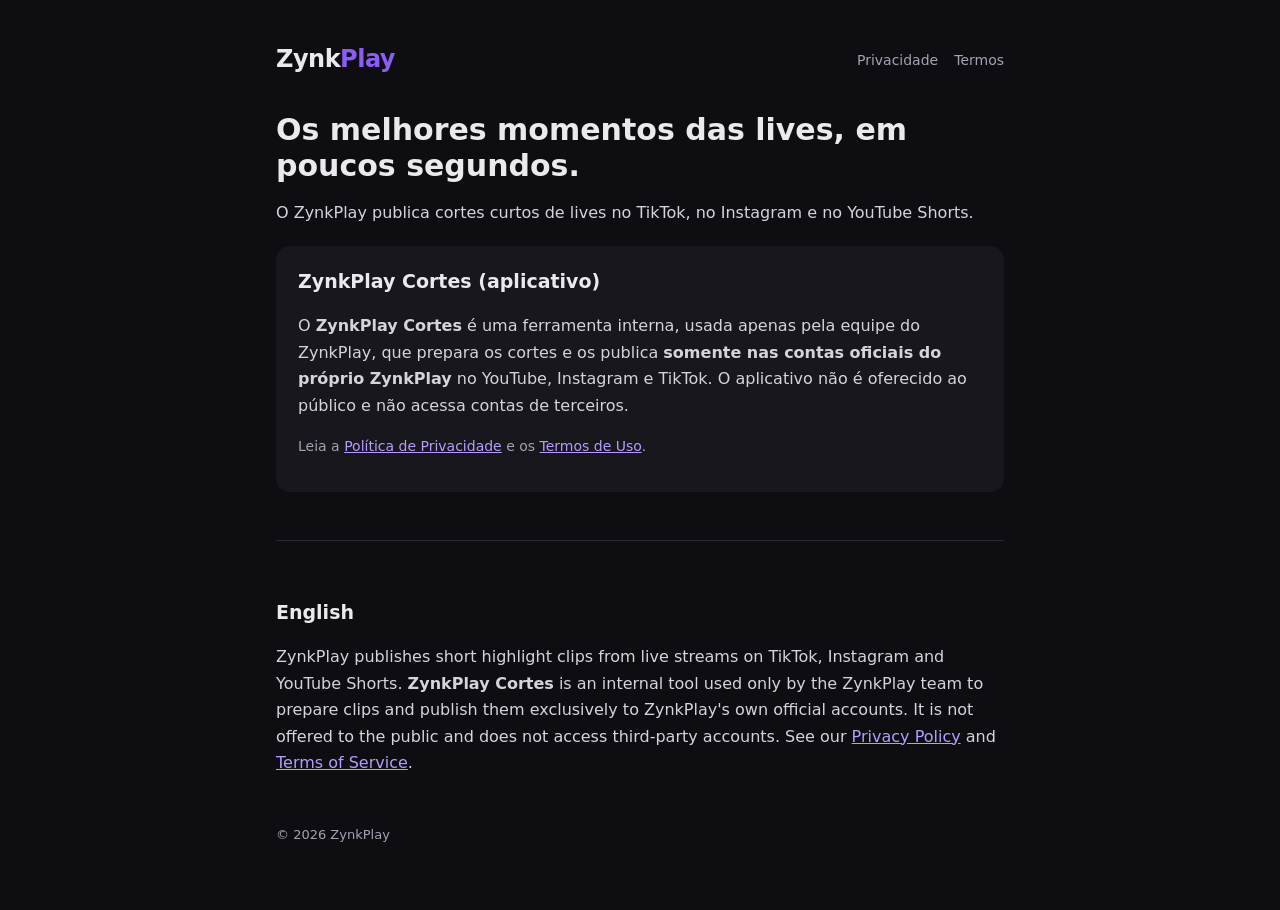
<file: index.html>
<!DOCTYPE html>
<html lang="pt-BR">
<head>
<meta charset="utf-8">
<meta name="viewport" content="width=device-width, initial-scale=1">
<title>ZynkPlay</title>
<meta name="description" content="ZynkPlay — cortes dos melhores momentos de lives.">
<link rel="stylesheet" href="style.css">
</head>
<body>
<main>
  <header>
    <a class="logo" href="./">Zynk<span>Play</span></a>
    <nav><a href="privacidade.html">Privacidade</a><a href="termos.html">Termos</a></nav>
  </header>

  <h1>Os melhores momentos das lives, em poucos segundos.</h1>
  <p>O ZynkPlay publica cortes curtos de lives no TikTok, no Instagram e no YouTube Shorts.</p>

  <div class="card">
    <h2 style="margin-top:0">ZynkPlay Cortes (aplicativo)</h2>
    <p>O <strong>ZynkPlay Cortes</strong> é uma ferramenta interna, usada apenas pela equipe do ZynkPlay, que prepara os cortes e os publica <strong>somente nas contas oficiais do próprio ZynkPlay</strong> no YouTube, Instagram e TikTok. O aplicativo não é oferecido ao público e não acessa contas de terceiros.</p>
    <p class="muted">Leia a <a href="privacidade.html">Política de Privacidade</a> e os <a href="termos.html">Termos de Uso</a>.</p>
  </div>

  <section class="en">
    <h2>English</h2>
    <p>ZynkPlay publishes short highlight clips from live streams on TikTok, Instagram and YouTube Shorts. <strong>ZynkPlay Cortes</strong> is an internal tool used only by the ZynkPlay team to prepare clips and publish them exclusively to ZynkPlay's own official accounts. It is not offered to the public and does not access third-party accounts. See our <a href="privacidade.html#en">Privacy Policy</a> and <a href="termos.html#en">Terms of Service</a>.</p>
  </section>

  <footer>© 2026 ZynkPlay</footer>
</main>
</body>
</html>
</file>
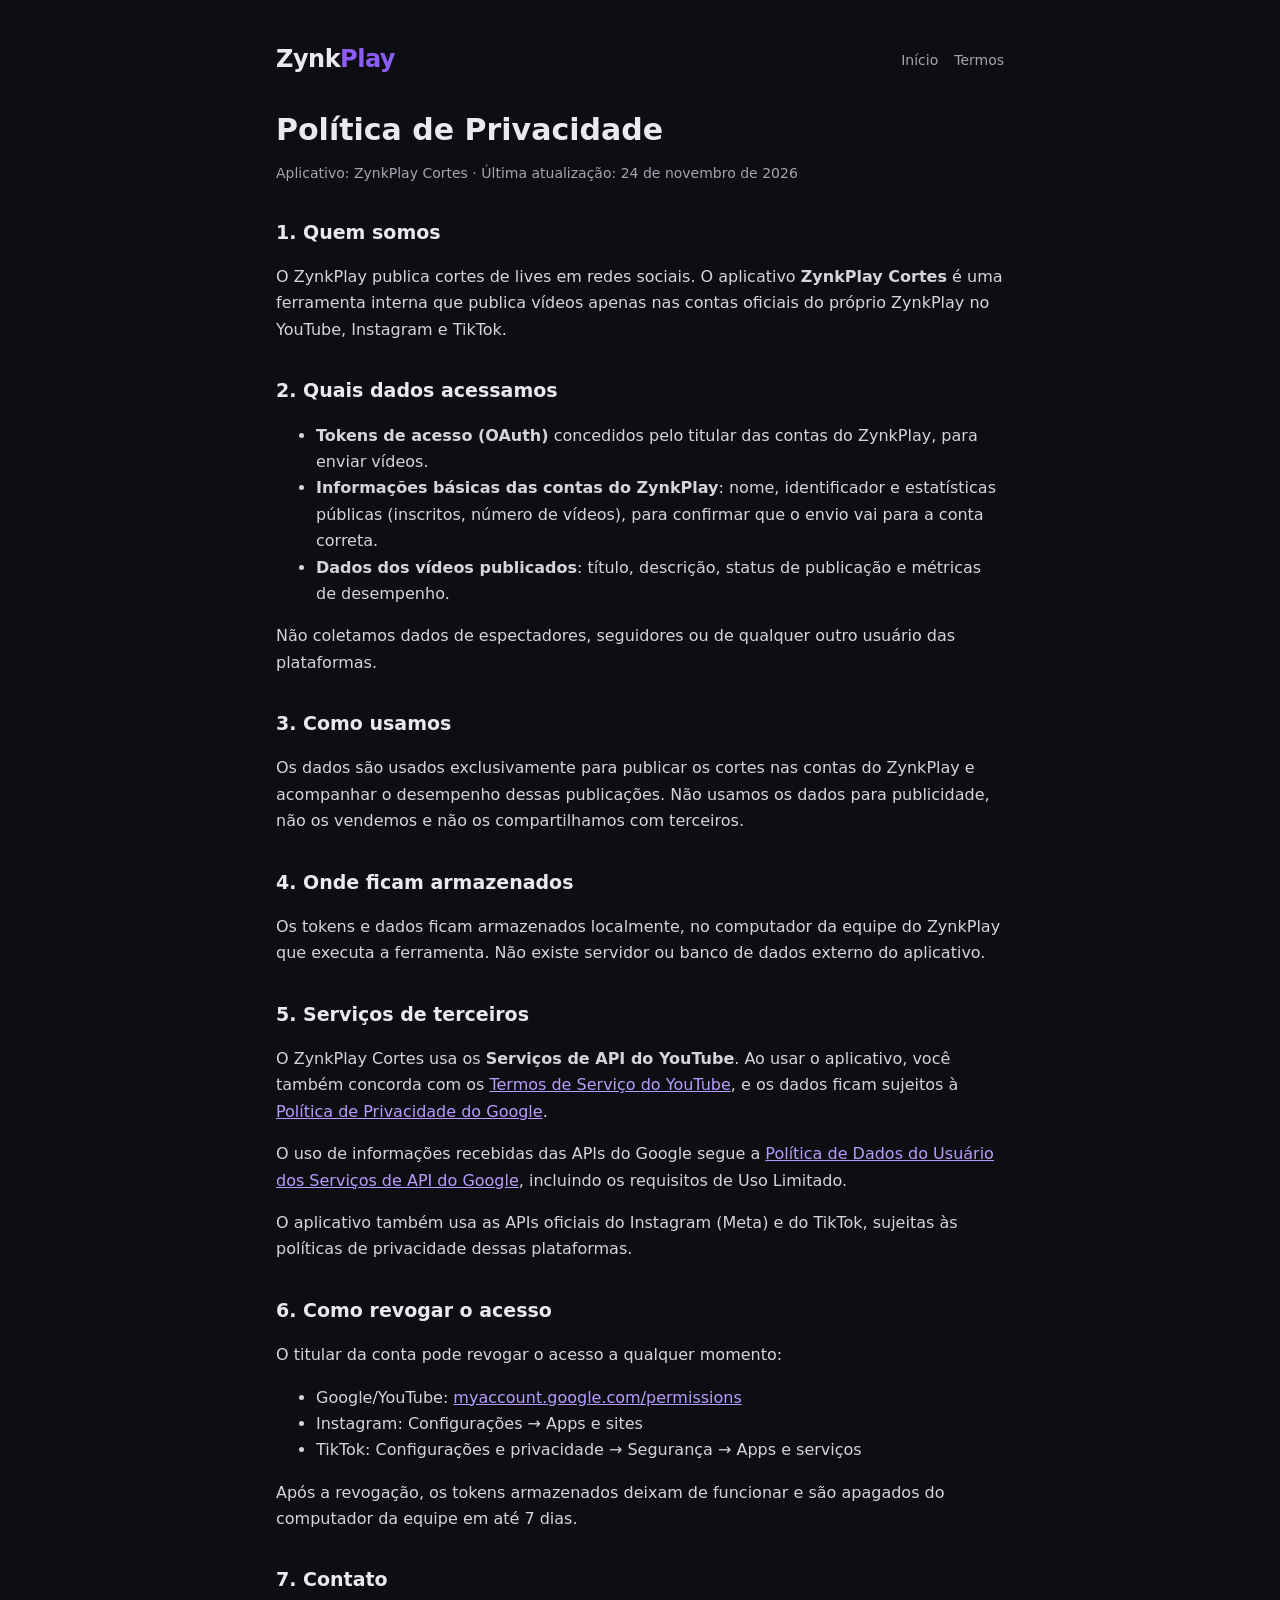
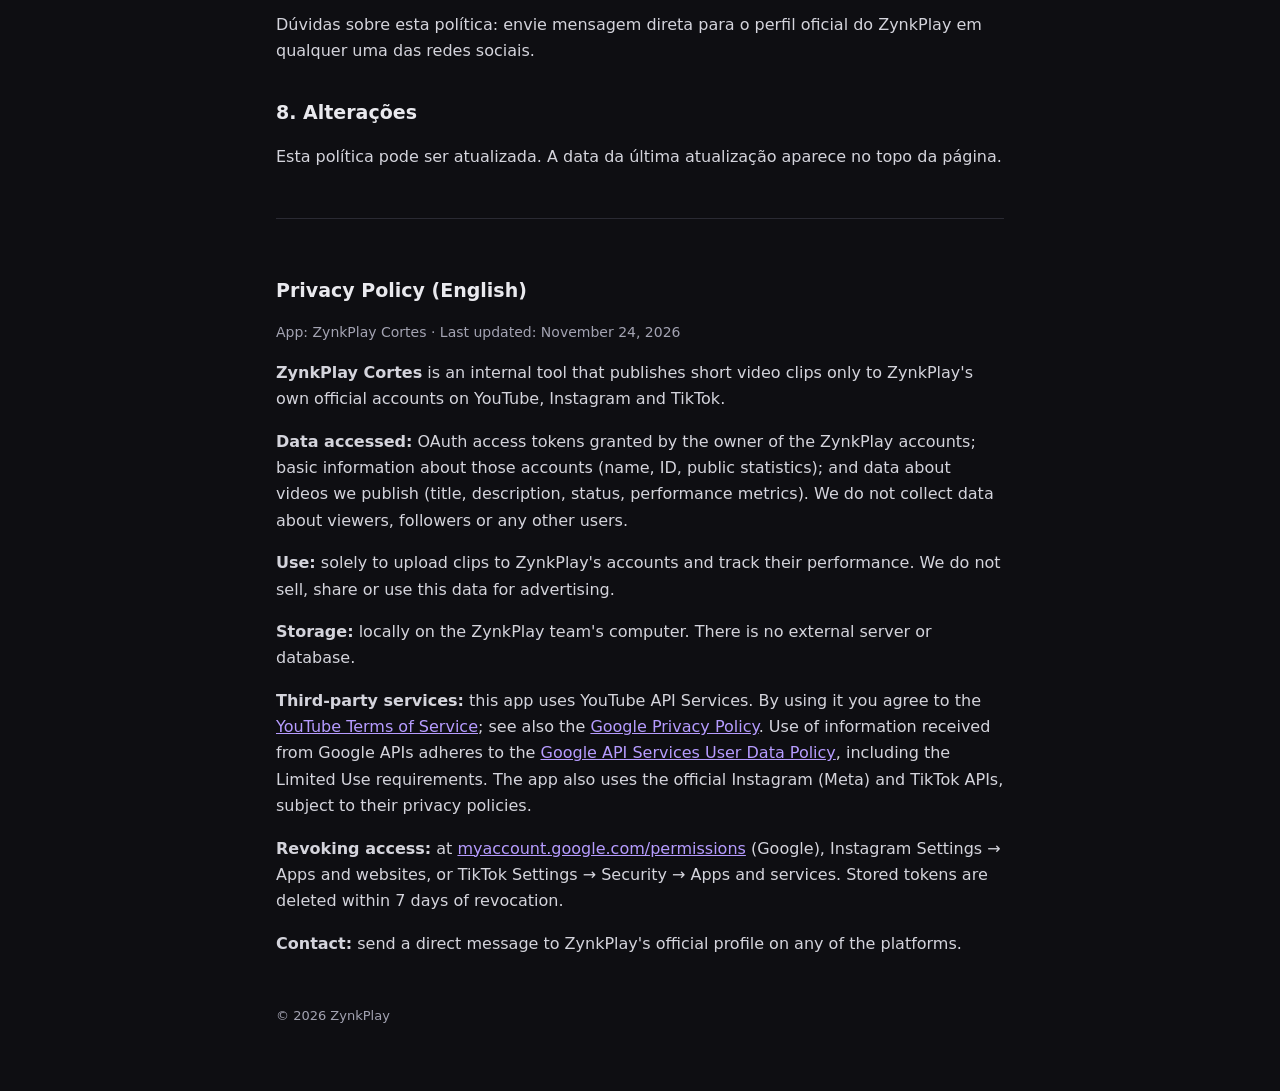
<file: privacidade.html>
<!DOCTYPE html>
<html lang="pt-BR">
<head>
<meta charset="utf-8">
<meta name="viewport" content="width=device-width, initial-scale=1">
<title>Política de Privacidade — ZynkPlay</title>
<link rel="stylesheet" href="style.css">
</head>
<body>
<main>
  <header>
    <a class="logo" href="./">Zynk<span>Play</span></a>
    <nav><a href="./">Início</a><a href="termos.html">Termos</a></nav>
  </header>

  <h1>Política de Privacidade</h1>
  <p class="muted">Aplicativo: ZynkPlay Cortes · Última atualização: 24 de novembro de 2026</p>

  <h2>1. Quem somos</h2>
  <p>O ZynkPlay publica cortes de lives em redes sociais. O aplicativo <strong>ZynkPlay Cortes</strong> é uma ferramenta interna que publica vídeos apenas nas contas oficiais do próprio ZynkPlay no YouTube, Instagram e TikTok.</p>

  <h2>2. Quais dados acessamos</h2>
  <ul>
    <li><strong>Tokens de acesso (OAuth)</strong> concedidos pelo titular das contas do ZynkPlay, para enviar vídeos.</li>
    <li><strong>Informações básicas das contas do ZynkPlay</strong>: nome, identificador e estatísticas públicas (inscritos, número de vídeos), para confirmar que o envio vai para a conta correta.</li>
    <li><strong>Dados dos vídeos publicados</strong>: título, descrição, status de publicação e métricas de desempenho.</li>
  </ul>
  <p>Não coletamos dados de espectadores, seguidores ou de qualquer outro usuário das plataformas.</p>

  <h2>3. Como usamos</h2>
  <p>Os dados são usados exclusivamente para publicar os cortes nas contas do ZynkPlay e acompanhar o desempenho dessas publicações. Não usamos os dados para publicidade, não os vendemos e não os compartilhamos com terceiros.</p>

  <h2>4. Onde ficam armazenados</h2>
  <p>Os tokens e dados ficam armazenados localmente, no computador da equipe do ZynkPlay que executa a ferramenta. Não existe servidor ou banco de dados externo do aplicativo.</p>

  <h2>5. Serviços de terceiros</h2>
  <p>O ZynkPlay Cortes usa os <strong>Serviços de API do YouTube</strong>. Ao usar o aplicativo, você também concorda com os <a href="https://www.youtube.com/t/terms">Termos de Serviço do YouTube</a>, e os dados ficam sujeitos à <a href="https://policies.google.com/privacy">Política de Privacidade do Google</a>.</p>
  <p>O uso de informações recebidas das APIs do Google segue a <a href="https://developers.google.com/terms/api-services-user-data-policy">Política de Dados do Usuário dos Serviços de API do Google</a>, incluindo os requisitos de Uso Limitado.</p>
  <p>O aplicativo também usa as APIs oficiais do Instagram (Meta) e do TikTok, sujeitas às políticas de privacidade dessas plataformas.</p>

  <h2>6. Como revogar o acesso</h2>
  <p>O titular da conta pode revogar o acesso a qualquer momento:</p>
  <ul>
    <li>Google/YouTube: <a href="https://myaccount.google.com/permissions">myaccount.google.com/permissions</a></li>
    <li>Instagram: Configurações → Apps e sites</li>
    <li>TikTok: Configurações e privacidade → Segurança → Apps e serviços</li>
  </ul>
  <p>Após a revogação, os tokens armazenados deixam de funcionar e são apagados do computador da equipe em até 7 dias.</p>

  <h2>7. Contato</h2>
  <p>Dúvidas sobre esta política: envie mensagem direta para o perfil oficial do ZynkPlay em qualquer uma das redes sociais.</p>

  <h2>8. Alterações</h2>
  <p>Esta política pode ser atualizada. A data da última atualização aparece no topo da página.</p>

  <section class="en" id="en">
    <h2>Privacy Policy (English)</h2>
    <p class="muted">App: ZynkPlay Cortes · Last updated: November 24, 2026</p>
    <p><strong>ZynkPlay Cortes</strong> is an internal tool that publishes short video clips only to ZynkPlay's own official accounts on YouTube, Instagram and TikTok.</p>
    <p><strong>Data accessed:</strong> OAuth access tokens granted by the owner of the ZynkPlay accounts; basic information about those accounts (name, ID, public statistics); and data about videos we publish (title, description, status, performance metrics). We do not collect data about viewers, followers or any other users.</p>
    <p><strong>Use:</strong> solely to upload clips to ZynkPlay's accounts and track their performance. We do not sell, share or use this data for advertising.</p>
    <p><strong>Storage:</strong> locally on the ZynkPlay team's computer. There is no external server or database.</p>
    <p><strong>Third-party services:</strong> this app uses YouTube API Services. By using it you agree to the <a href="https://www.youtube.com/t/terms">YouTube Terms of Service</a>; see also the <a href="https://policies.google.com/privacy">Google Privacy Policy</a>. Use of information received from Google APIs adheres to the <a href="https://developers.google.com/terms/api-services-user-data-policy">Google API Services User Data Policy</a>, including the Limited Use requirements. The app also uses the official Instagram (Meta) and TikTok APIs, subject to their privacy policies.</p>
    <p><strong>Revoking access:</strong> at <a href="https://myaccount.google.com/permissions">myaccount.google.com/permissions</a> (Google), Instagram Settings → Apps and websites, or TikTok Settings → Security → Apps and services. Stored tokens are deleted within 7 days of revocation.</p>
    <p><strong>Contact:</strong> send a direct message to ZynkPlay's official profile on any of the platforms.</p>
  </section>

  <footer>© 2026 ZynkPlay</footer>
</main>
</body>
</html>
</file>
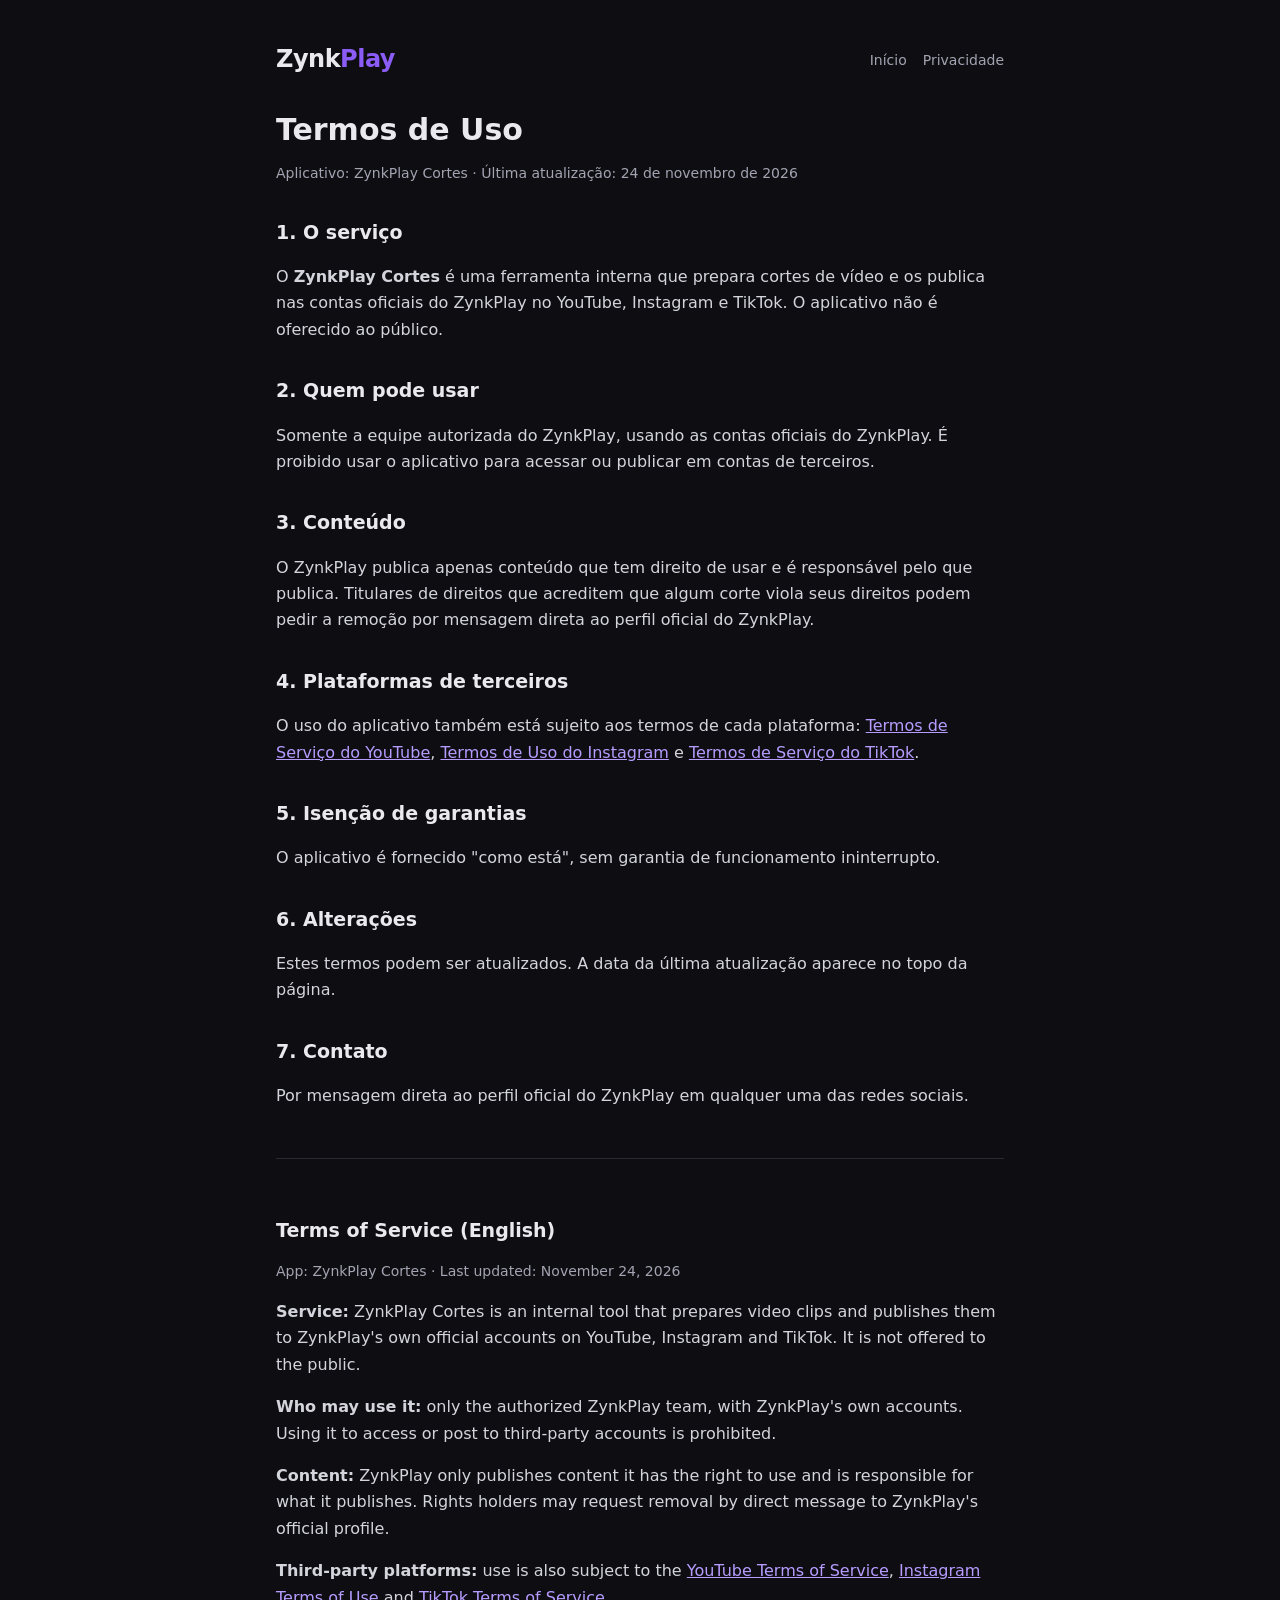
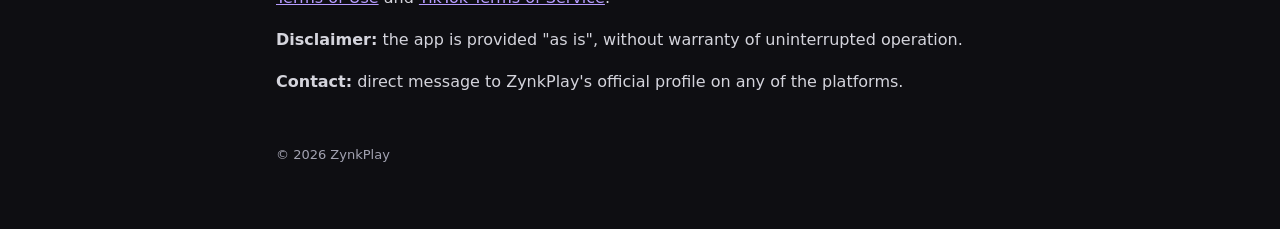
<file: termos.html>
<!DOCTYPE html>
<html lang="pt-BR">
<head>
<meta charset="utf-8">
<meta name="viewport" content="width=device-width, initial-scale=1">
<title>Termos de Uso — ZynkPlay</title>
<link rel="stylesheet" href="style.css">
</head>
<body>
<main>
  <header>
    <a class="logo" href="./">Zynk<span>Play</span></a>
    <nav><a href="./">Início</a><a href="privacidade.html">Privacidade</a></nav>
  </header>

  <h1>Termos de Uso</h1>
  <p class="muted">Aplicativo: ZynkPlay Cortes · Última atualização: 24 de novembro de 2026</p>

  <h2>1. O serviço</h2>
  <p>O <strong>ZynkPlay Cortes</strong> é uma ferramenta interna que prepara cortes de vídeo e os publica nas contas oficiais do ZynkPlay no YouTube, Instagram e TikTok. O aplicativo não é oferecido ao público.</p>

  <h2>2. Quem pode usar</h2>
  <p>Somente a equipe autorizada do ZynkPlay, usando as contas oficiais do ZynkPlay. É proibido usar o aplicativo para acessar ou publicar em contas de terceiros.</p>

  <h2>3. Conteúdo</h2>
  <p>O ZynkPlay publica apenas conteúdo que tem direito de usar e é responsável pelo que publica. Titulares de direitos que acreditem que algum corte viola seus direitos podem pedir a remoção por mensagem direta ao perfil oficial do ZynkPlay.</p>

  <h2>4. Plataformas de terceiros</h2>
  <p>O uso do aplicativo também está sujeito aos termos de cada plataforma: <a href="https://www.youtube.com/t/terms">Termos de Serviço do YouTube</a>, <a href="https://help.instagram.com/581066165581870">Termos de Uso do Instagram</a> e <a href="https://www.tiktok.com/legal/terms-of-service">Termos de Serviço do TikTok</a>.</p>

  <h2>5. Isenção de garantias</h2>
  <p>O aplicativo é fornecido "como está", sem garantia de funcionamento ininterrupto.</p>

  <h2>6. Alterações</h2>
  <p>Estes termos podem ser atualizados. A data da última atualização aparece no topo da página.</p>

  <h2>7. Contato</h2>
  <p>Por mensagem direta ao perfil oficial do ZynkPlay em qualquer uma das redes sociais.</p>

  <section class="en" id="en">
    <h2>Terms of Service (English)</h2>
    <p class="muted">App: ZynkPlay Cortes · Last updated: November 24, 2026</p>
    <p><strong>Service:</strong> ZynkPlay Cortes is an internal tool that prepares video clips and publishes them to ZynkPlay's own official accounts on YouTube, Instagram and TikTok. It is not offered to the public.</p>
    <p><strong>Who may use it:</strong> only the authorized ZynkPlay team, with ZynkPlay's own accounts. Using it to access or post to third-party accounts is prohibited.</p>
    <p><strong>Content:</strong> ZynkPlay only publishes content it has the right to use and is responsible for what it publishes. Rights holders may request removal by direct message to ZynkPlay's official profile.</p>
    <p><strong>Third-party platforms:</strong> use is also subject to the <a href="https://www.youtube.com/t/terms">YouTube Terms of Service</a>, <a href="https://help.instagram.com/581066165581870">Instagram Terms of Use</a> and <a href="https://www.tiktok.com/legal/terms-of-service">TikTok Terms of Service</a>.</p>
    <p><strong>Disclaimer:</strong> the app is provided "as is", without warranty of uninterrupted operation.</p>
    <p><strong>Contact:</strong> direct message to ZynkPlay's official profile on any of the platforms.</p>
  </section>

  <footer>© 2026 ZynkPlay</footer>
</main>
</body>
</html>
</file>
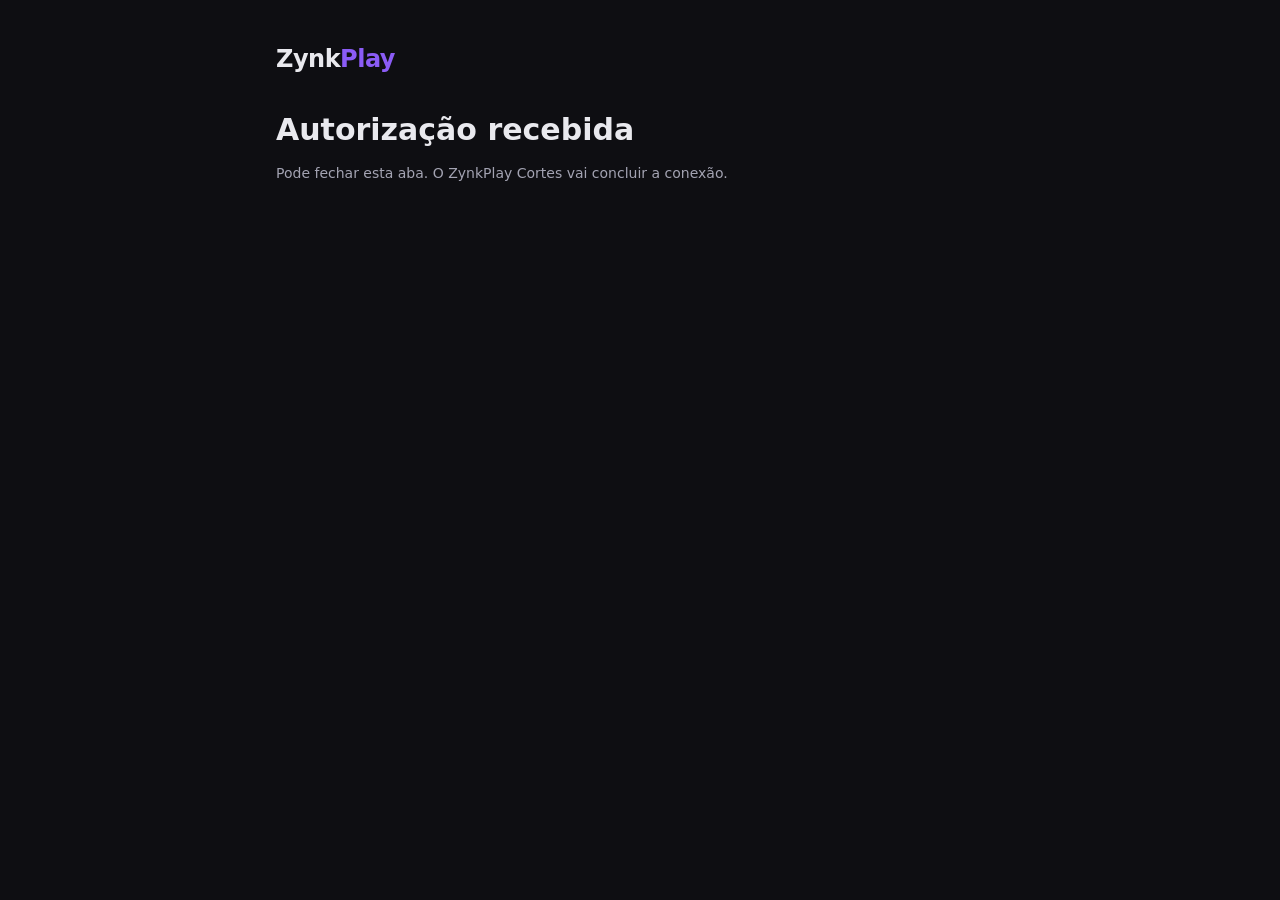
<file: tiktok-callback.html>
<!DOCTYPE html>
<html lang="pt-BR">
<head>
<meta charset="utf-8">
<meta name="viewport" content="width=device-width, initial-scale=1">
<meta name="robots" content="noindex">
<title>Autorização — ZynkPlay</title>
<link rel="stylesheet" href="style.css">
</head>
<body>
<main>
  <header><a class="logo" href="./">Zynk<span>Play</span></a></header>
  <h1 id="titulo">Autorização recebida</h1>
  <p id="msg" class="muted">Pode fechar esta aba. O ZynkPlay Cortes vai concluir a conexão.</p>
</main>
<script>
  // Página de retorno do login do TikTok (redirect URI). Não envia nada para lugar nenhum:
  // o código fica só na barra de endereço, de onde a ferramenta local o lê.
  var p = new URLSearchParams(location.search);
  if (p.get("error")) {
    document.getElementById("titulo").textContent = "Autorização não concluída";
    document.getElementById("msg").textContent = "O TikTok informou: " + (p.get("error_description") || p.get("error"));
  }
</script>
</body>
</html>
</file>
<file: style.css>
:root { --bg:#0e0e12; --card:#17171d; --text:#e9e9ee; --muted:#a3a3b2; --accent:#8b5cf6; }
* { box-sizing:border-box; }
body { margin:0; background:var(--bg); color:var(--text); font:16px/1.65 system-ui,-apple-system,"Segoe UI",Roboto,sans-serif; }
main { max-width:760px; margin:0 auto; padding:40px 16px 64px; }
header { display:flex; align-items:center; justify-content:space-between; flex-wrap:wrap; gap:12px; margin-bottom:32px; }
.logo { font-weight:800; font-size:24px; letter-spacing:-.5px; color:var(--text); text-decoration:none; }
.logo span { color:var(--accent); }
nav a { color:var(--muted); text-decoration:none; margin-left:16px; font-size:14px; }
nav a:hover { color:var(--text); }
h1 { font-size:30px; line-height:1.2; margin:0 0 8px; }
h2 { font-size:19px; margin:32px 0 8px; }
p, li { color:#d4d4dc; }
a { color:#b69cff; }
.muted { color:var(--muted); font-size:14px; }
.card { background:var(--card); border-radius:14px; padding:20px 22px; margin:20px 0; }
.en { border-top:1px solid #2a2a33; margin-top:48px; padding-top:24px; }
footer { margin-top:48px; color:var(--muted); font-size:13px; }
</file>
